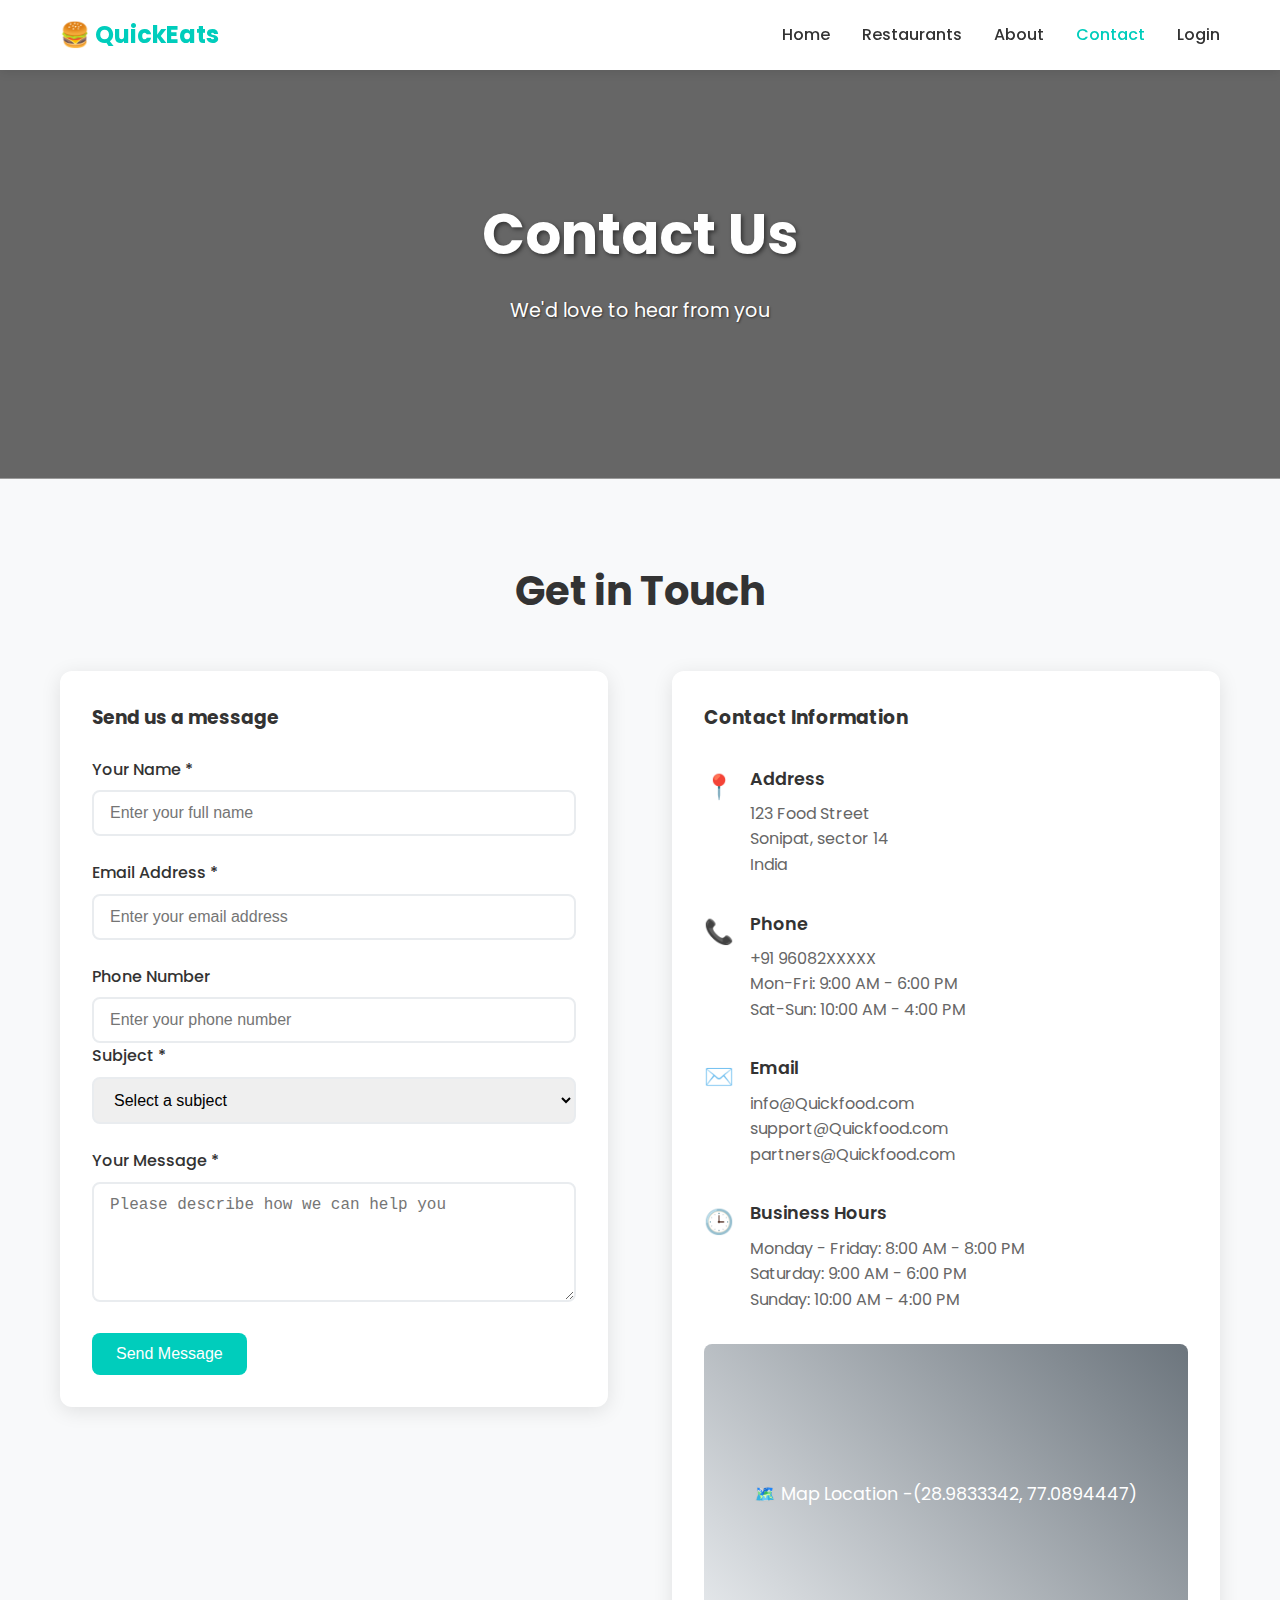
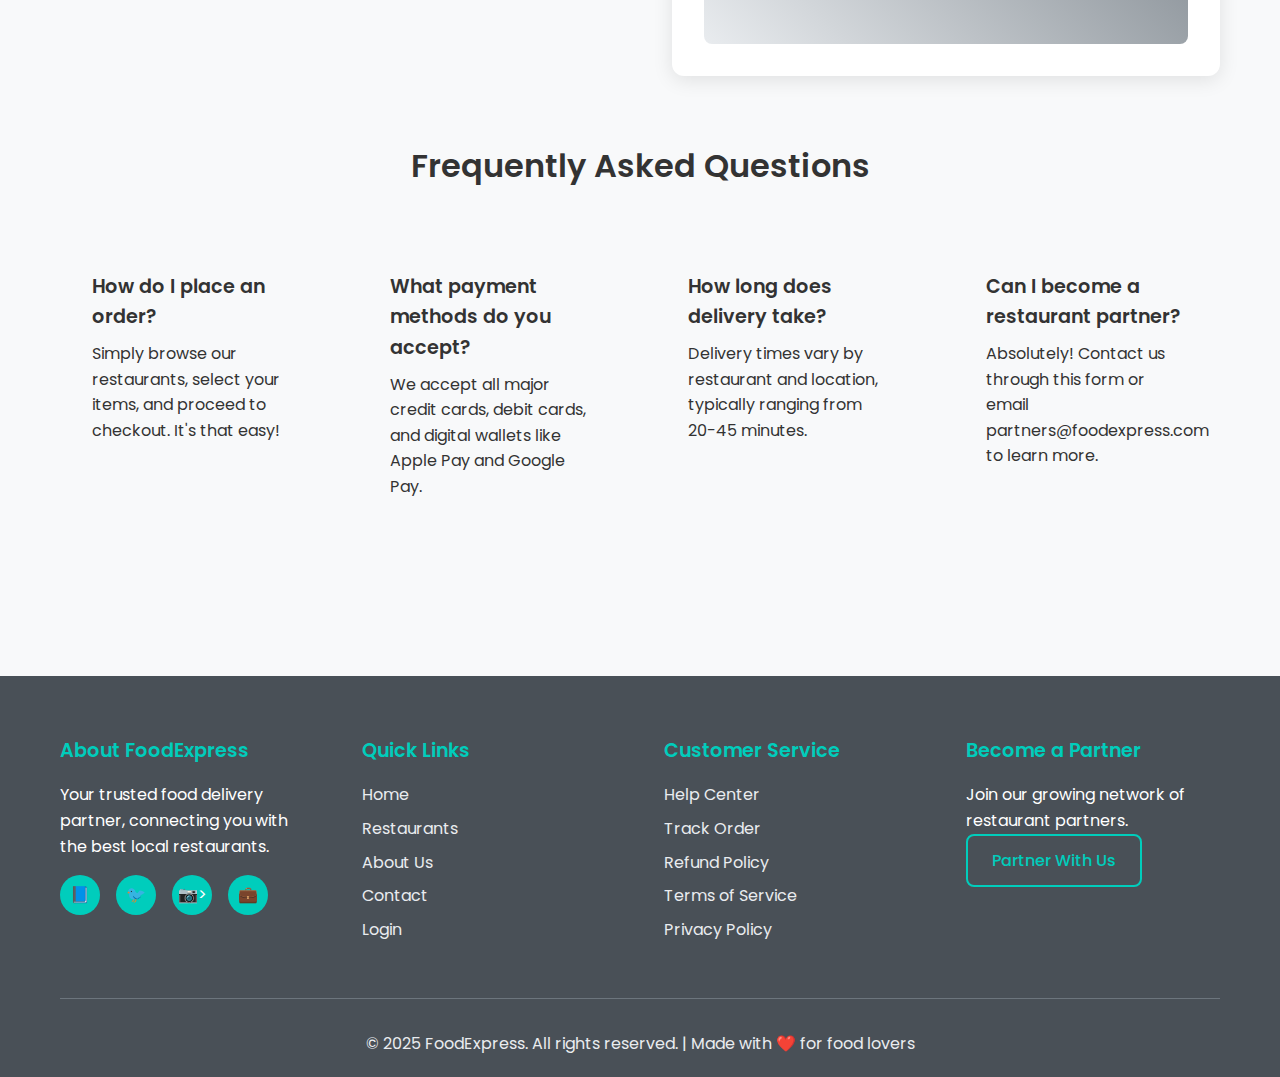
<file: contact.html>
<!DOCTYPE html>
<html lang="en">
<head>
    <meta charset="UTF-8">
    <meta name="viewport" content="width=device-width, initial-scale=1.0">
    <title>Contact Us - QuickEats</title>
    <link rel="stylesheet" href="style.css">
    <link rel="preconnect" href="https://fonts.googleapis.com">
    <link rel="preconnect" href="https://fonts.gstatic.com" crossorigin>
    <link href="https://fonts.googleapis.com/css2?family=Poppins:wght@300;400;500;600;700&display=swap" rel="stylesheet">
</head>
<body>
    <!-- Navigation -->
    <nav class="navbar">
        <div class="container">
            <div class="nav-container">
                <a href="index.html" class="logo">🍔 QuickEats</a>
                <ul class="nav-menu">
                    <li><a href="index.html" class="nav-link">Home</a></li>
                    <li><a href="restaurants.html" class="nav-link">Restaurants</a></li>
                    <li><a href="about.html" class="nav-link">About</a></li>
                    <li><a href="contact.html" class="nav-link active">Contact</a></li>
                    <li><a href="login.html" class="nav-link">Login</a></li>
                </ul>
            </div>
        </div>
    </nav>

    <!-- Contact Hero -->
    <section class="hero" style="background: linear-gradient(rgba(0, 0, 0, 0.6), rgba(0, 0, 0, 0.6)), url('https://images.unsplash.com/photo-1555992336-03a23c7b20de?ixlib=rb-4.0.3&ixid=M3wxMjA3fDB8MHxwaG90by1wYWdlfHx8fGVufDB8fHx8fA%3D%3D&auto=format&fit=crop&w=1920&q=80'); background-size: cover; background-position: center;">
        <div class="container">
            <div class="hero-content">
                <h1>Contact Us</h1>
                <p>We'd love to hear from you</p>
            </div>
        </div>
    </section>

    <!-- Contact Page -->
    <section class="contact-page">
        <div class="container">
            <h2 class="section-title">Get in Touch</h2>
            <div class="contact-container">
                <!-- Contact Form -->
                <div class="contact-form">
                    <h3 style="margin-bottom: 1.5rem; color: var(--text-dark);">Send us a message</h3>
                    <form action="#" method="post">
                        <div class="form-group">
                            <label for="name" class="form-label">Your Name *</label>
                            <input type="text" id="name" name="name" class="form-input" required placeholder="Enter your full name">
                        </div>
                        <div class="form-group">
                            <label for="email" class="form-label">Email Address *</label>
                            <input type="email" id="email" name="email" class="form-input" required placeholder="Enter your email address">
                        </div>
                        <div class="form-group">
                            <label for="phone" class="form-label">Phone Number</label>
                            <input type="tel" id="phone" name="phone" class="form-input" placeholder="Enter your phone number">
                        </divu003e
                        <div class="form-group">
                            <label for="subject" class="form-label">Subject *</label>
                            <select id="subject" name="subject" class="form-input" required>
                                <option value="">Select a subject</option>
                                <option value="general">General Inquiry</option>
                                <option value="partnership">Restaurant Partnership</option>
                                <option value="support">Customer Support</option>
                                <option value="feedback">Feedback</option>
                                <option value="other">Other</option>
                            </select>
                        </div>
                        <div class="form-group">
                            <label for="message" class="form-label">Your Message *</label>
                            <textarea id="message" name="message" class="form-textarea" required placeholder="Please describe how we can help you"></textarea>
                        </div>
                        <button type="submit" class="btn">Send Message</button>
                    </form>
                </div>

                <!-- Contact Information -->
                <div class="contact-info">
                    <h3 style="margin-bottom: 2rem; color: var(--text-dark);">Contact Information</h3>
                    
                    <div class="contact-item">
                        <div class="contact-icon">📍</div>
                        <div class="contact-details">
                            <h3>Address</h3>
                            <p>123 Food Street<br>
                            Sonipat, sector 14<br>
                            India</p>
                        </div>
                    </div>

                    <div class="contact-item">
                        <div class="contact-icon">📞</div>
                        <div class="contact-details">
                            <h3>Phone</h3>
                            <p>+91 96082XXXXX<br>
                            Mon-Fri: 9:00 AM - 6:00 PM<br>
                            Sat-Sun: 10:00 AM - 4:00 PM</p>
                        </div>
                    </div>

                    <div class="contact-item">
                        <div class="contact-icon">✉️</div>
                        <div class="contact-details">
                            <h3>Email</h3>
                            <p>info@Quickfood.com<br>
                            support@Quickfood.com<br>
                            partners@Quickfood.com</p>
                        </div>
                    </div>

                    <div class="contact-item">
                        <div class="contact-icon">🕒</div>
                        <div class="contact-details">
                            <h3>Business Hours</h3>
                            <p>Monday - Friday: 8:00 AM - 8:00 PM<br>
                            Saturday: 9:00 AM - 6:00 PM<br>
                            Sunday: 10:00 AM - 4:00 PM</p>
                        </div>
                    </div>

                    <div class="map-placeholder">
                        🗺️ Map Location -(28.9833342, 77.0894447)
                    </div>
                </div>
            </div>

            <!-- FAQ Section -->
            <div class="about-section" style="margin-top: 4rem;">
                <h2 class="section-title">Frequently Asked Questions</h2>
                <div class="mission-grid">
                    <div class="mission-card" style="text-align: left;">
                        <h3 class="mission-title">How do I place an order?</h3>
                        <p>Simply browse our restaurants, select your items, and proceed to checkout. It's that easy!</p>
                    </div>
                    <div class="mission-card" style="text-align: left;">
                        <h3 class="mission-title">What payment methods do you accept?</h3>
                        <p>We accept all major credit cards, debit cards, and digital wallets like Apple Pay and Google Pay.</p>
                    </div>
                    <div class="mission-card" style="text-align: left;">
                        <h3 class="mission-title">How long does delivery take?</h3>
                        <p>Delivery times vary by restaurant and location, typically ranging from 20-45 minutes.</p>
                    </div>
                    <div class="mission-card" style="text-align: left;">
                        <h3 class="mission-title">Can I become a restaurant partner?</h3>
                        <p>Absolutely! Contact us through this form or email partners@foodexpress.com to learn more.</p>
                    </div>
                </div>
            </div>
        </div>
    </section>

    <!-- Footer -->
    <footer class="footer">
        <div class="container">
            <div class="footer-content">
                <div class="footer-section">
                    <h3>About FoodExpress</h3>
                    <p>Your trusted food delivery partner, connecting you with the best local restaurants.</p>
                    <div class="social-links">
                        <a href="#">📘</a>
                        <a href="#">🐦</a>
                        <a href="#">📷>
                        <a href="#">💼</a>
                    </div>
                </div>
                <div class="footer-section">
                    <h3>Quick Links</h3>
                    <ul>
                        <li><a href="index.html">Home</a></li>
                        <li><a href="restaurants.html">Restaurants</a></li>
                        <li><a href="about.html">About Us</a></li>
                        <li><a href="contact.html">Contact</a></li>
                        <li><a href="login.html">Login</a></li>
                    </ul>
                </div>
                <div class="footer-section">
                    <h3>Customer Service</h3>
                    <ul>
                        <li><a href="#">Help Center</a></li>
                        <li><a href="#">Track Order</a></li>
                        <li><a href="#">Refund Policy</a></li>
                        <li><a href="#">Terms of Service</a></li>
                        <li><a href="#">Privacy Policy</a></li>
                    </ul>
                </div>
                <div class="footer-section">
                    <h3>Become a Partner</h3>
                    <p>Join our growing network of restaurant partners.</p>
                    <a href="contact.html" class="btn btn-outline">Partner With Us</a>
                </div>
            </div>
            <div class="footer-bottom">
                <p>&copy; 2025 FoodExpress. All rights reserved. | Made with ❤️ for food lovers</p>
            </div>
        </div>
    </footer>
</body>
</html>
</file>
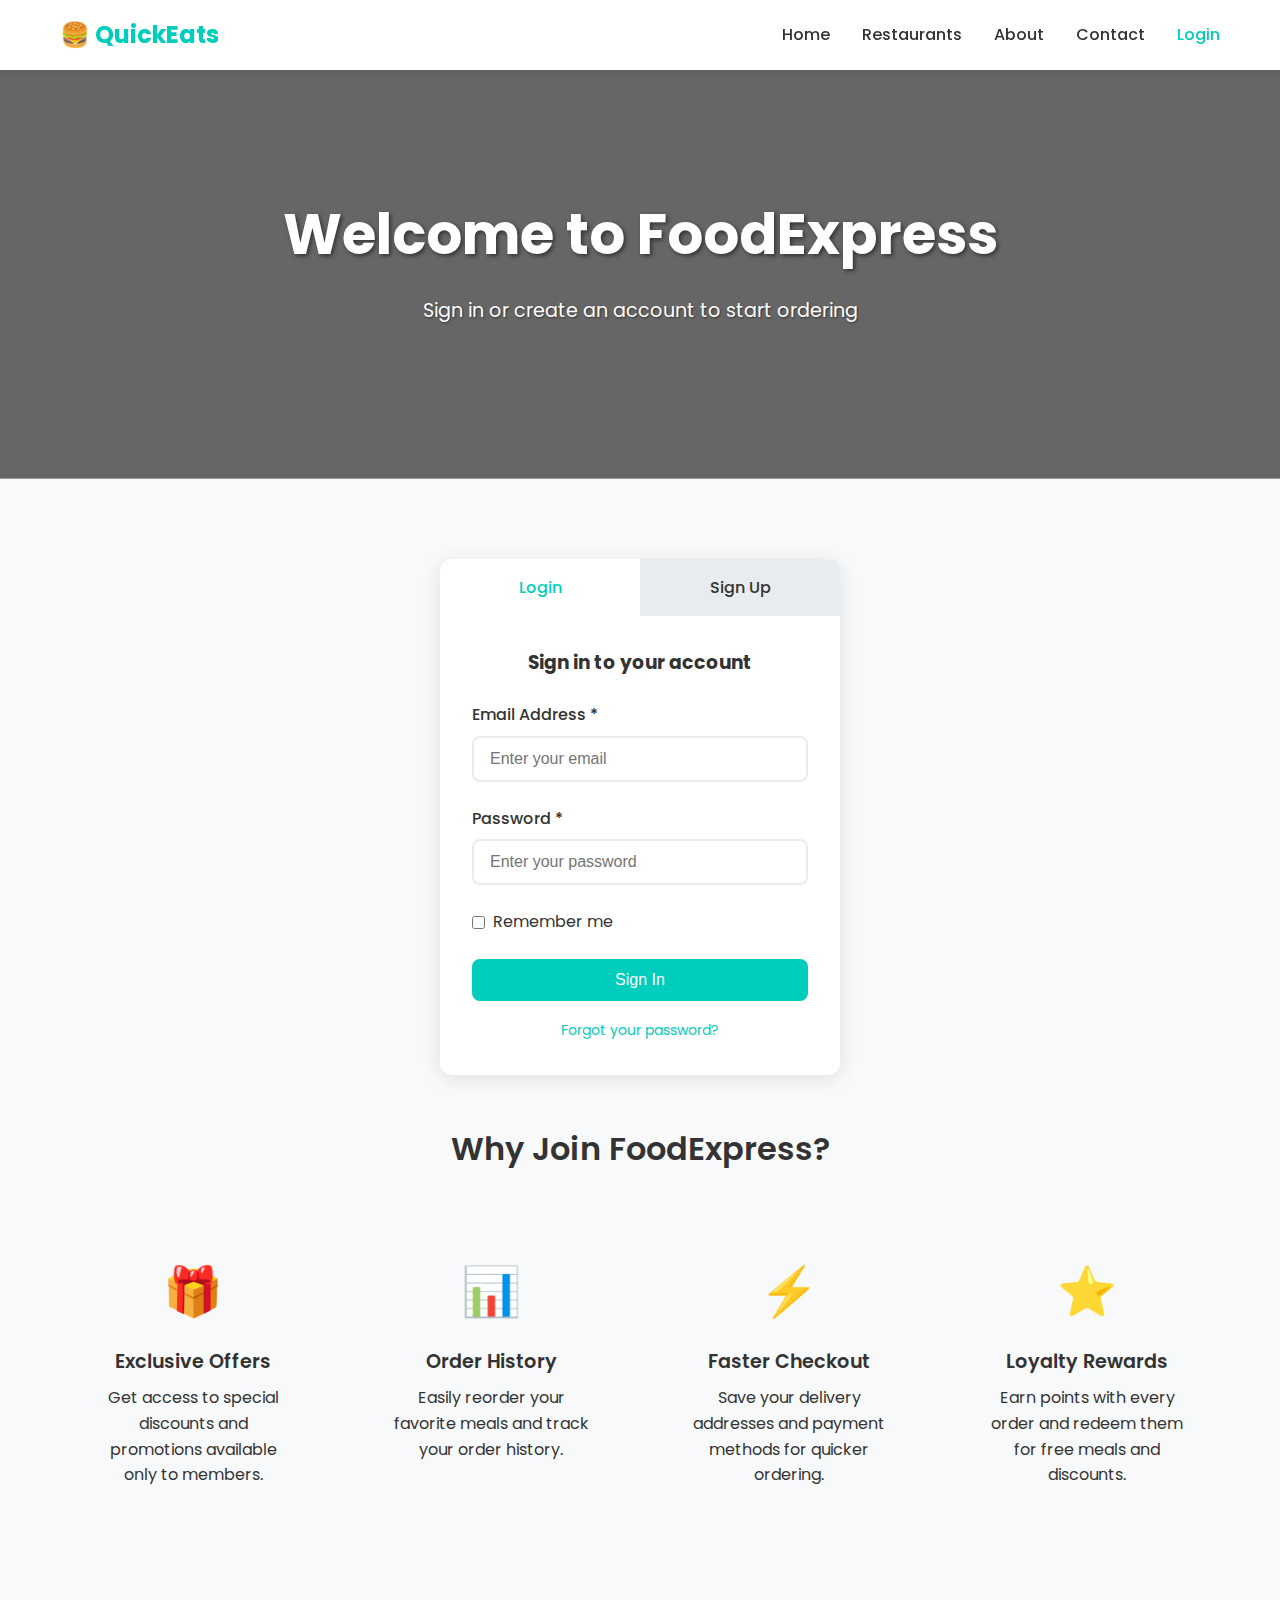
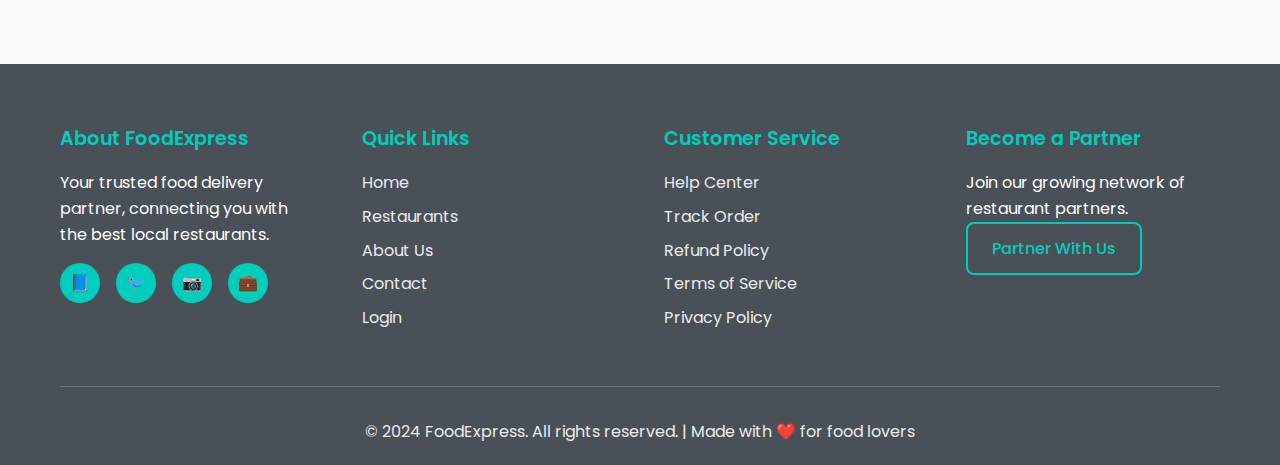
<file: login.html>
<!DOCTYPE html>
<html lang="en">
<head>
    <meta charset="UTF-8">
    <meta name="viewport" content="width=device-width, initial-scale=1.0">
    <title>Login / Sign Up - QuickEats</title>
    <link rel="stylesheet" href="style.css">
    <link rel="preconnect" href="https://fonts.googleapis.com">
    <link rel="preconnect" href="https://fonts.gstatic.com" crossorigin>
    <link href="https://fonts.googleapis.com/css2?family=Poppins:wght@300;400;500;600;700&display=swap" rel="stylesheet">
</head>
<body>
    <!-- Navigation -->
    <nav class="navbar">
        <div class="container">
            <div class="nav-container">
                <a href="index.html" class="logo">🍔 QuickEats</a>
                <ul class="nav-menu">
                    <li><a href="index.html" class="nav-link">Home</a></li>
                    <li><a href="restaurants.html" class="nav-link">Restaurants</a></li>
                    <li><a href="about.html" class="nav-link">About</a></li>
                    <li><a href="contact.html" class="nav-link">Contact</a></li>
                    <li><a href="login.html" class="nav-link active">Login</a></li>
                </ul>
            </div>
        </div>
    </nav>

    <!-- Login/Signup Hero -->
    <section class="hero" style="background: linear-gradient(rgba(0, 0, 0, 0.6), rgba(0, 0, 0, 0.6)), url('https://images.unsplash.com/photo-1556909114-45c7b0b5d8f1?ixlib=rb-4.0.3&ixid=M3wxMjA3fDB8MHxwaG90by1wYWdlfHx8fGVufDB8fHx8fA%3D%3D&auto=format&fit=crop&w=1920&q=80'); background-size: cover; background-position: center;">
        <div class="container">
            <div class="hero-content">
                <h1>Welcome to FoodExpress</h1>
                <p>Sign in or create an account to start ordering</p>
            </div>
        </div>
    </section>

    <!-- Login/Signup Page -->
    <section class="login-page">
        <div class="container">
            <div class="auth-container">
                <!-- Tabs -->
                <div class="auth-tabs">
                    <a href="#login" class="auth-tab active">Login</a>
                    <a href="#signup" class="auth-tab">Sign Up</a>
                </div>

                <!-- Login Form -->
                <form class="auth-form" id="login-form">
                    <h3 style="margin-bottom: 1.5rem; color: var(--text-dark); text-align: center;">Sign in to your account</h3>
                    
                    <div class="form-group">
                        <label for="login-email" class="form-label">Email Address *</label>
                        <input type="email" id="login-email" name="email" class="form-input" required placeholder="Enter your email">
                    </div>
                    
                    <div class="form-group">
                        <label for="login-password" class="form-label">Password *</label>
                        <input type="password" id="login-password" name="password" class="form-input" required placeholder="Enter your password">
                    </div>
                    
                    <div class="form-group">
                        <label style="display: flex; align-items: center; gap: 0.5rem; font-weight: normal;">
                            <input type="checkbox" name="remember" style="width: auto; margin: 0;">
                            Remember me
                        </label>
                    </div>
                    
                    <button type="submit" class="btn" style="width: 100%;">Sign In</button>
                    
                    <div class="form-footer">
                        <a href="#" style="color: var(--primary-color);">Forgot your password?</a>
                    </div>
                </form>

                <!-- Signup Form (Hidden by default) -->
                <form class="auth-form" id="signup-form" style="display: none;">
                    <h3 style="margin-bottom: 1.5rem; color: var(--text-dark); text-align: center;">Create an account</h3>
                    
                    <div class="form-group">
                        <label for="signup-name" class="form-label">Full Name *</label>
                        <input type="text" id="signup-name" name="name" class="form-input" required placeholder="Enter your full name">
                    </div>
                    
                    <div class="form-group">
                        <label for="signup-email" class="form-label">Email Address *</label>
                        <input type="email" id="signup-email" name="email" class="form-input" required placeholder="Enter your email">
                    </div>
                    
                    <div class="form-group">
                        <label for="signup-phone" class="form-label">Phone Number</label>
                        <input type="tel" id="signup-phone" name="phone" class="form-input" placeholder="Enter your phone number">
                    </div>
                    
                    <div class="form-group">
                        <label for="signup-password" class="form-label">Password *</label>
                        <input type="password" id="signup-password" name="password" class="form-input" required placeholder="Create a password">
                    </div>
                    
                    <div class="form-group">
                        <label for="signup-confirm-password" class="form-label">Confirm Password *</label>
                        <input type="password" id="signup-confirm-password" name="confirm_password" class="form-input" required placeholder="Confirm your password">
                    </div>
                    
                    <div class="form-group">
                        <label style="display: flex; align-items: flex-start; gap: 0.5rem; font-weight: normal; font-size: 14px;">
                            <input type="checkbox" name="terms" required style="width: auto; margin: 0.2rem 0;">
                            I agree to the <a href="#" style="color: var(--primary-color);">Terms of Service</a> and <a href="#" style="color: var(--primary-color);">Privacy Policy</a>
                        </label>
                    </div>
                    
                    <button type="submit" class="btn" style="width: 100%;">Create Account</button>
                    
                    <div class="form-footer">
                        Already have an account? <a href="#login" style="color: var(--primary-color);">Sign in</a>
                    </div>
                </form>
            </div>

            <!-- Benefits Section -->
            <div class="about-section" style="text-align: center; margin-top: 3rem;">
                <h2 style="margin-bottom: 2rem;">Why Join FoodExpress?</h2>
                <div class="mission-grid">
                    <div class="mission-card">
                        <div class="mission-icon">🎁</div>
                        <h3 class="mission-title">Exclusive Offers</h3>
                        <p>Get access to special discounts and promotions available only to members.</p>
                    </div>
                    <div class="mission-card">
                        <div class="mission-icon">📊</div>
                        <h3 class="mission-title">Order History</h3>
                        <p>Easily reorder your favorite meals and track your order history.</p>
                    </div>
                    <div class="mission-card">
                        <div class="mission-icon">⚡</div>
                        <h3 class="mission-title">Faster Checkout</h3>
                        <p>Save your delivery addresses and payment methods for quicker ordering.</p>
                    </div>
                    <div class="mission-card">
                        <div class="mission-icon">⭐</div>
                        <h3 class="mission-title">Loyalty Rewards</h3>
                        <p>Earn points with every order and redeem them for free meals and discounts.</p>
                    </div>
                </div>
            </div>
        </div>
    </section>

    <!-- Footer -->
    <footer class="footer">
        <div class="container">
            <div class="footer-content">
                <div class="footer-section">
                    <h3>About FoodExpress</h3>
                    <p>Your trusted food delivery partner, connecting you with the best local restaurants.</p>
                    <div class="social-links">
                        <a href="#">📘</a>
                        <a href="#">🐦</a>
                        <a href="#">📷</a>
                        <a href="#">💼</a>
                    </div>
                </div>
                <div class="footer-section">
                    <h3>Quick Links</h3>
                    <ul>
                        <li><a href="index.html">Home</a></li>
                        <li><a href="restaurants.html">Restaurants</a></li>
                        <li><a href="about.html">About Us</a></li>
                        <li><a href="contact.html">Contact</a></li>
                        <li><a href="login.html">Login</a></li>
                    </ul>
                </div>
                <div class="footer-section">
                    <h3>Customer Service</h3>
                    <ul>
                        <li><a href="#">Help Center</a></li>
                        <li><a href="#">Track Order</a></li>
                        <li><a href="#">Refund Policy</a></li>
                        <li><a href="#">Terms of Service</a></li>
                        <li><a href="#">Privacy Policy</a></li>
                    </ul>
                </div>
                <div class="footer-section">
                    <h3>Become a Partner</h3>
                    <p>Join our growing network of restaurant partners.</p>
                    <a href="contact.html" class="btn btn-outline">Partner With Us</a>
                </div>
            </div>
            <div class="footer-bottom">
                <p>&copy; 2024 FoodExpress. All rights reserved. | Made with ❤️ for food lovers</p>
            </div>
        </div>
    </footer>

    <!-- Simple Tab Switching (CSS-only approach) -->
    <style>
        /* Hide signup form by default */
        #signup-form {
            display: none;
        }
        
        /* Show signup form when targeting #signup */
        :target ~ #signup-form {
            display: block;
        }
        
        :target ~ #login-form {
            display: none;
        }
        
        /* Active tab styling */
        .auth-tab.active {
            background-color: var(--white);
            color: var(--primary-color);
        }
    </style>
</body>
</html>
</file>
<file: style.css>
@import url('https://fonts.googleapis.com/css2?family=Poppins:wght@300;400;500;600;700&display=swap');

* {
    margin: 0;
    padding: 0;
    box-sizing: border-box;
}

body {
    font-family: 'Poppins', sans-serif;
    line-height: 1.6;
    color: #333;
    background-color: #ffffff;
}

:root {
    --primary-color: #00CDBC;
    --primary-dark: #00A896;
    --secondary-color: #F8F9FA;
    --text-dark: #333333;
    --text-light: #666666;
    --white: #ffffff;
    --gray-light: #E9ECEF;
    --gray-medium: #6C757D;
    --gray-dark: #495057;
    --success-color: #28A745;
    --warning-color: #FFC107;
    --error-color: #DC3545;
}

/* Utility Classes */
.container {
    max-width: 1200px;
    margin: 0 auto;
    padding: 0 20px;
}

.btn {
    display: inline-block;
    padding: 12px 24px;
    background-color: var(--primary-color);
    color: var(--white);
    text-decoration: none;
    border-radius: 8px;
    font-weight: 500;
    transition: all 0.3s ease;
    border: none;
    cursor: pointer;
    font-size: 16px;
}

.btn:hover {
    background-color: var(--primary-dark);
    transform: translateY(-2px);
    box-shadow: 0 4px 12px rgba(0, 205, 188, 0.3);
}

.btn-secondary {
    background-color: var(--gray-medium);
}

.btn-secondary:hover {
    background-color: var(--gray-dark);
}

.btn-outline {
    background-color: transparent;
    color: var(--primary-color);
    border: 2px solid var(--primary-color);
}

.btn-outline:hover {
    background-color: var(--primary-color);
    color: var(--white);
}

/* Navigation */
.navbar {
    background-color: var(--white);
    box-shadow: 0 2px 10px rgba(0, 0, 0, 0.1);
    position: sticky;
    top: 0;
    z-index: 1000;
}

.nav-container {
    display: flex;
    justify-content: space-between;
    align-items: center;
    padding: 1rem 0;
}

.logo {
    font-size: 24px;
    font-weight: 700;
    color: var(--primary-color);
    text-decoration: none;
}

.nav-menu {
    display: flex;
    list-style: none;
    gap: 2rem;
}

.nav-link {
    text-decoration: none;
    color: var(--text-dark);
    font-weight: 500;
    transition: color 0.3s ease;
}

.nav-link:hover {
    color: var(--primary-color);
}

.nav-link.active {
    color: var(--primary-color);
}

/* Hero Section */
.hero {
    background: linear-gradient(rgba(0, 0, 0, 0.4), rgba(0, 0, 0, 0.4)), 
                url('https://images.unsplash.com/photo-1565299624946-b28f40a0ca4b?ixlib=rb-4.0.3&ixid=M3wxMjA3fDB8MHxwaG90by1wYWdlfHx8fGVufDB8fHx8fA%3D%3D&auto=format&fit=crop&w=1920&q=80');
    background-size: cover;
    background-position: center;
    color: var(--white);
    padding: 120px 0;
    text-align: center;
}

.hero-content h1 {
    font-size: 3.5rem;
    font-weight: 700;
    margin-bottom: 1rem;
    text-shadow: 2px 2px 4px rgba(0, 0, 0, 0.5);
}

.hero-content p {
    font-size: 1.2rem;
    margin-bottom: 2rem;
    text-shadow: 1px 1px 2px rgba(0, 0, 0, 0.5);
}

/* Search Bar */
.search-container {
    max-width: 600px;
    margin: 0 auto 3rem;
    position: relative;
}

.search-bar {
    width: 100%;
    padding: 16px 50px 16px 20px;
    border: none;
    border-radius: 50px;
    font-size: 16px;
    background-color: rgba(255, 255, 255, 0.9);
    backdrop-filter: blur(10px);
}

.search-bar:focus {
    outline: none;
    box-shadow: 0 0 0 3px rgba(0, 205, 188, 0.3);
}

.search-btn {
    position: absolute;
    right: 4px;
    top: 50%;
    transform: translateY(-50%);
    padding: 12px 24px;
    border-radius: 50px;
    font-size: 14px;
}

/* Featured Restaurants */
.featured-restaurants {
    padding: 80px 0;
    background-color: var(--secondary-color);
}

.section-title {
    text-align: center;
    font-size: 2.5rem;
    font-weight: 700;
    margin-bottom: 3rem;
    color: var(--text-dark);
}

.restaurant-grid {
    display: grid;
    grid-template-columns: repeat(auto-fit, minmax(300px, 1fr));
    gap: 2rem;
    margin-bottom: 3rem;
}

.restaurant-card {
    background-color: var(--white);
    border-radius: 12px;
    overflow: hidden;
    box-shadow: 0 4px 20px rgba(0, 0, 0, 0.1);
    transition: transform 0.3s ease, box-shadow 0.3s ease;
}

.restaurant-card:hover {
    transform: translateY(-5px);
    box-shadow: 0 8px 30px rgba(0, 0, 0, 0.15);
}

.restaurant-image {
    width: 100%;
    height: 200px;
    object-fit: cover;
}

.restaurant-info {
    padding: 1.5rem;
}

.restaurant-name {
    font-size: 1.3rem;
    font-weight: 600;
    margin-bottom: 0.5rem;
    color: var(--text-dark);
}

.restaurant-cuisine {
    color: var(--text-light);
    margin-bottom: 1rem;
}

.restaurant-rating {
    display: flex;
    align-items: center;
    gap: 0.5rem;
    margin-bottom: 1rem;
}

.stars {
    color: var(--warning-color);
}

.rating-text {
    color: var(--text-light);
    font-size: 14px;
}

/* How It Works */
.how-it-works {
    padding: 80px 0;
    background-color: var(--white);
}

.steps-container {
    display: grid;
    grid-template-columns: repeat(auto-fit, minmax(250px, 1fr));
    gap: 3rem;
    margin-top: 3rem;
}

.step {
    text-align: center;
}

.step-number {
    display: inline-block;
    width: 60px;
    height: 60px;
    background-color: var(--primary-color);
    color: var(--white);
    border-radius: 50%;
    line-height: 60px;
    font-size: 24px;
    font-weight: 600;
    margin-bottom: 1rem;
}

.step-title {
    font-size: 1.3rem;
    font-weight: 600;
    margin-bottom: 0.5rem;
    color: var(--text-dark);
}

.step-description {
    color: var(--text-light);
}

/* Footer */
.footer {
    background-color: var(--gray-dark);
    color: var(--white);
    padding: 60px 0 20px;
}

.footer-content {
    display: grid;
    grid-template-columns: repeat(auto-fit, minmax(250px, 1fr));
    gap: 3rem;
    margin-bottom: 3rem;
}

.footer-section h3 {
    font-size: 1.2rem;
    font-weight: 600;
    margin-bottom: 1rem;
    color: var(--primary-color);
}

.footer-section ul {
    list-style: none;
}

.footer-section ul li {
    margin-bottom: 0.5rem;
}

.footer-section ul li a {
    color: var(--gray-light);
    text-decoration: none;
    transition: color 0.3s ease;
}

.footer-section ul li a:hover {
    color: var(--primary-color);
}

.social-links {
    display: flex;
    gap: 1rem;
    margin-top: 1rem;
}

.social-links a {
    display: inline-block;
    width: 40px;
    height: 40px;
    background-color: var(--primary-color);
    color: var(--white);
    text-align: center;
    line-height: 40px;
    border-radius: 50%;
    text-decoration: none;
    transition: all 0.3s ease;
}

.social-links a:hover {
    background-color: var(--primary-dark);
    transform: translateY(-2px);
}

.footer-bottom {
    text-align: center;
    padding-top: 2rem;
    border-top: 1px solid var(--gray-medium);
    color: var(--gray-light);
}

/* Restaurant Grid Page */
.restaurants-page {
    padding: 80px 0;
    background-color: var(--secondary-color);
}

.filter-bar {
    display: flex;
    justify-content: space-between;
    align-items: center;
    margin-bottom: 3rem;
    flex-wrap: wrap;
    gap: 1rem;
}

.filter-options {
    display: flex;
    gap: 1rem;
    flex-wrap: wrap;
}

.filter-btn {
    padding: 8px 16px;
    background-color: var(--white);
    color: var(--text-dark);
    border: 2px solid var(--gray-light);
    border-radius: 25px;
    text-decoration: none;
    transition: all 0.3s ease;
    font-size: 14px;
}

.filter-btn:hover,
.filter-btn.active {
    background-color: var(--primary-color);
    color: var(--white);
    border-color: var(--primary-color);
}

/* Menu Page */
.restaurant-header {
    background: linear-gradient(rgba(0, 0, 0, 0.5), rgba(0, 0, 0, 0.5)), 
                url('https://images.unsplash.com/photo-1555396273-367ea4eb4db5?ixlib=rb-4.0.3&ixid=M3wxMjA3fDB8MHxwaG90by1wYWdlfHx8fGVufDB8fHx8fA%3D%3D&auto=format&fit=crop&w=1920&q=80');
    background-size: cover;
    background-position: center;
    color: var(--white);
    padding: 100px 0 50px;
    text-align: center;
}

.restaurant-header h1 {
    font-size: 3rem;
    font-weight: 700;
    margin-bottom: 1rem;
}

.restaurant-info-bar {
    background-color: var(--white);
    padding: 20px 0;
    box-shadow: 0 2px 10px rgba(0, 0, 0, 0.1);
    position: sticky;
    top: 70px;
    z-index: 999;
}

.order-summary {
    display: flex;
    justify-content: space-between;
    align-items: center;
}

.order-info {
    font-size: 1.1rem;
    font-weight: 500;
}

.order-btn {
    padding: 10px 20px;
    font-size: 14px;
}

.menu-sections {
    padding: 40px 0;
}

.menu-section {
    margin-bottom: 4rem;
}

.menu-section h2 {
    font-size: 2rem;
    font-weight: 600;
    margin-bottom: 2rem;
    color: var(--text-dark);
    border-bottom: 3px solid var(--primary-color);
    padding-bottom: 0.5rem;
    display: inline-block;
}

.menu-grid {
    display: grid;
    grid-template-columns: repeat(auto-fit, minmax(300px, 1fr));
    gap: 2rem;
}

.menu-item {
    background-color: var(--white);
    border-radius: 12px;
    overflow: hidden;
    box-shadow: 0 4px 15px rgba(0, 0, 0, 0.1);
    transition: transform 0.3s ease;
    display: flex;
    flex-direction: column;
}

.menu-item:hover {
    transform: translateY(-3px);
}

.menu-item-image {
    width: 100%;
    height: 180px;
    object-fit: cover;
}

.menu-item-content {
    padding: 1.5rem;
    flex-grow: 1;
    display: flex;
    flex-direction: column;
}

.menu-item-header {
    display: flex;
    justify-content: space-between;
    align-items: flex-start;
    margin-bottom: 0.5rem;
}

.menu-item-name {
    font-size: 1.1rem;
    font-weight: 600;
    color: var(--text-dark);
    margin-right: 1rem;
}

.menu-item-price {
    font-size: 1.1rem;
    font-weight: 600;
    color: var(--primary-color);
    white-space: nowrap;
}

.menu-item-description {
    color: var(--text-light);
    margin-bottom: 1rem;
    flex-grow: 1;
}

.add-to-cart-btn {
    width: 100%;
    padding: 10px;
    font-size: 14px;
}

/* About Page */
.about-page {
    padding: 80px 0;
}

.about-section {
    margin-bottom: 4rem;
}

.about-section h2 {
    font-size: 2rem;
    font-weight: 600;
    margin-bottom: 1.5rem;
    color: var(--text-dark);
}

.about-content {
    display: grid;
    grid-template-columns: 1fr 1fr;
    gap: 3rem;
    align-items: center;
    margin-bottom: 3rem;
}

.about-text {
    color: var(--text-light);
    line-height: 1.8;
}

.about-image {
    width: 100%;
    border-radius: 12px;
    box-shadow: 0 4px 20px rgba(0, 0, 0, 0.1);
}

.mission-grid {
    display: grid;
    grid-template-columns: repeat(auto-fit, minmax(250px, 1fr));
    gap: 2rem;
    margin: 3rem 0;
}

.mission-card {
    text-align: center;
    padding: 2rem;
    background-color: var(--secondary-color);
    border-radius: 12px;
}

.mission-icon {
    font-size: 3rem;
    color: var(--primary-color);
    margin-bottom: 1rem;
}

.mission-title {
    font-size: 1.2rem;
    font-weight: 600;
    margin-bottom: 0.5rem;
    color: var(--text-dark);
}

/* Contact Page */
.contact-page {
    padding: 80px 0;
    background-color: var(--secondary-color);
}

.contact-container {
    display: grid;
    grid-template-columns: 1fr 1fr;
    gap: 4rem;
    align-items: start;
}

.contact-form {
    background-color: var(--white);
    padding: 2rem;
    border-radius: 12px;
    box-shadow: 0 4px 20px rgba(0, 0, 0, 0.1);
}

.form-group {
    margin-bottom: 1.5rem;
}

.form-label {
    display: block;
    margin-bottom: 0.5rem;
    font-weight: 500;
    color: var(--text-dark);
}

.form-input,
.form-textarea {
    width: 100%;
    padding: 12px 16px;
    border: 2px solid var(--gray-light);
    border-radius: 8px;
    font-size: 16px;
    transition: border-color 0.3s ease;
}

.form-input:focus,
.form-textarea:focus {
    outline: none;
    border-color: var(--primary-color);
}

.form-textarea {
    resize: vertical;
    min-height: 120px;
}

.contact-info {
    background-color: var(--white);
    padding: 2rem;
    border-radius: 12px;
    box-shadow: 0 4px 20px rgba(0, 0, 0, 0.1);
}

.contact-item {
    display: flex;
    align-items: flex-start;
    margin-bottom: 2rem;
}

.contact-icon {
    color: var(--primary-color);
    font-size: 1.5rem;
    margin-right: 1rem;
    margin-top: 0.2rem;
}

.contact-details h3 {
    font-size: 1.1rem;
    font-weight: 600;
    margin-bottom: 0.5rem;
    color: var(--text-dark);
}

.contact-details p {
    color: var(--text-light);
    margin: 0;
}

.map-placeholder {
    width: 100%;
    height: 300px;
    background: linear-gradient(45deg, var(--gray-light), var(--gray-medium));
    border-radius: 8px;
    display: flex;
    align-items: center;
    justify-content: center;
    color: var(--white);
    font-size: 1.1rem;
    margin-top: 2rem;
}

/* Login/Signup Page */
.login-page {
    padding: 80px 0;
    background-color: var(--secondary-color);
}

.auth-container {
    max-width: 400px;
    margin: 0 auto;
    background-color: var(--white);
    border-radius: 12px;
    box-shadow: 0 4px 20px rgba(0, 0, 0, 0.1);
    overflow: hidden;
}

.auth-tabs {
    display: flex;
    background-color: var(--gray-light);
}

.auth-tab {
    flex: 1;
    padding: 1rem;
    text-align: center;
    text-decoration: none;
    color: var(--text-dark);
    font-weight: 500;
    transition: all 0.3s ease;
}

.auth-tab.active {
    background-color: var(--white);
    color: var(--primary-color);
}

.auth-form {
    padding: 2rem;
}

.form-footer {
    text-align: center;
    margin-top: 1rem;
}

.form-footer a {
    color: var(--primary-color);
    text-decoration: none;
    font-size: 14px;
}

.form-footer a:hover {
    text-decoration: underline;
}

/* Responsive Design */
@media (max-width: 768px) {
    .nav-menu {
        display: none;
    }
    
    .hero-content h1 {
        font-size: 2.5rem;
    }
    
    .hero {
        padding: 80px 0;
    }
    
    .restaurant-grid {
        grid-template-columns: 1fr;
    }
    
    .steps-container {
        grid-template-columns: 1fr;
        gap: 2rem;
    }
    
    .about-content {
        grid-template-columns: 1fr;
        gap: 2rem;
    }
    
    .contact-container {
        grid-template-columns: 1fr;
        gap: 2rem;
    }
    
    .filter-bar {
        flex-direction: column;
        align-items: flex-start;
    }
    
    .menu-grid {
        grid-template-columns: 1fr;
    }
}

@media (max-width: 480px) {
    .container {
        padding: 0 15px;
    }
    
    .hero-content h1 {
        font-size: 2rem;
    }
    
    .hero-content p {
        font-size: 1rem;
    }
    
    .section-title {
        font-size: 2rem;
    }
    
    .btn {
        padding: 10px 20px;
        font-size: 14px;
    }
    
    .restaurant-card,
    .menu-item,
    .mission-card,
    .contact-form,
    .contact-info {
        margin-bottom: 1rem;
    }
}

/* Star Rating System */
.rating {
    display: inline-flex;
    align-items: center;
    gap: 0.2rem;
}

.star {
    color: var(--gray-light);
    font-size: 16px;
}

.star.filled {
    color: var(--warning-color);
}

.star.half {
    background: linear-gradient(90deg, var(--warning-color) 50%, var(--gray-light) 50%);
    -webkit-background-clip: text;
    background-clip: text;
    color: transparent;
}
</file>
